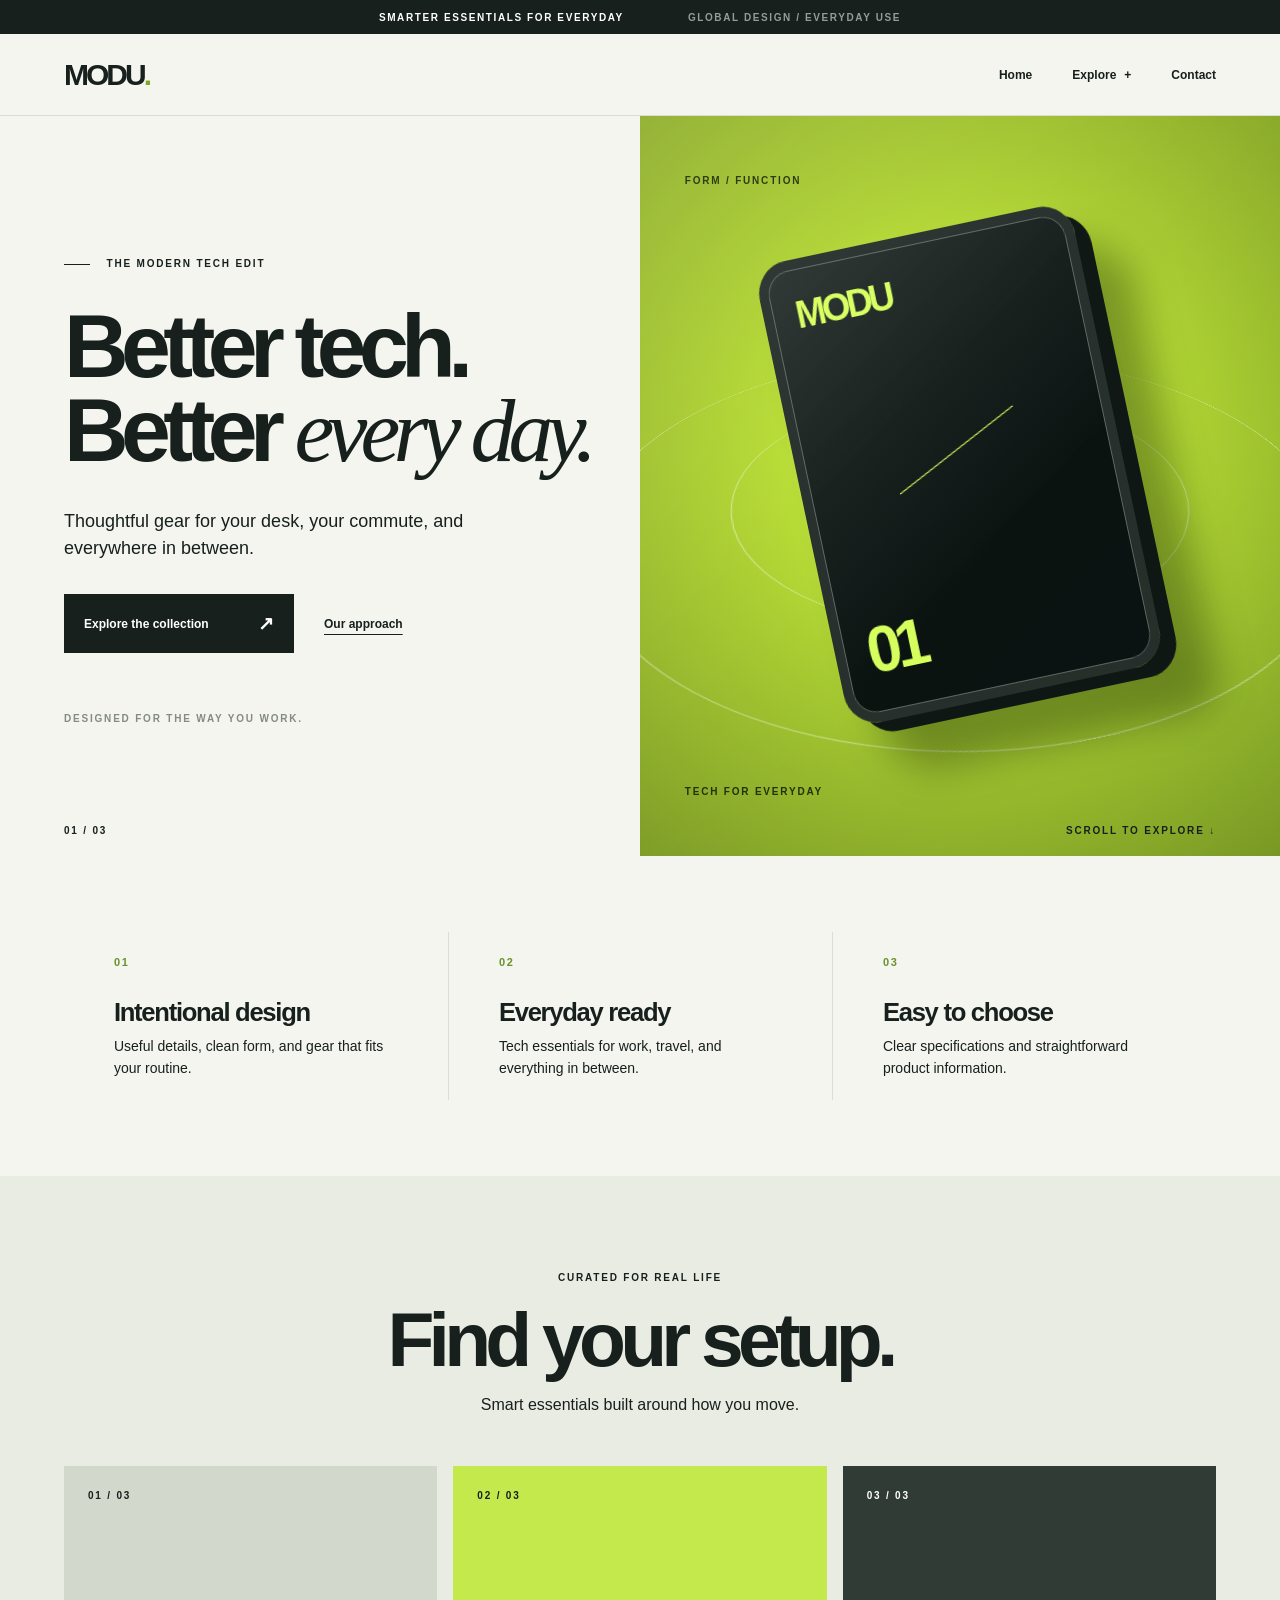
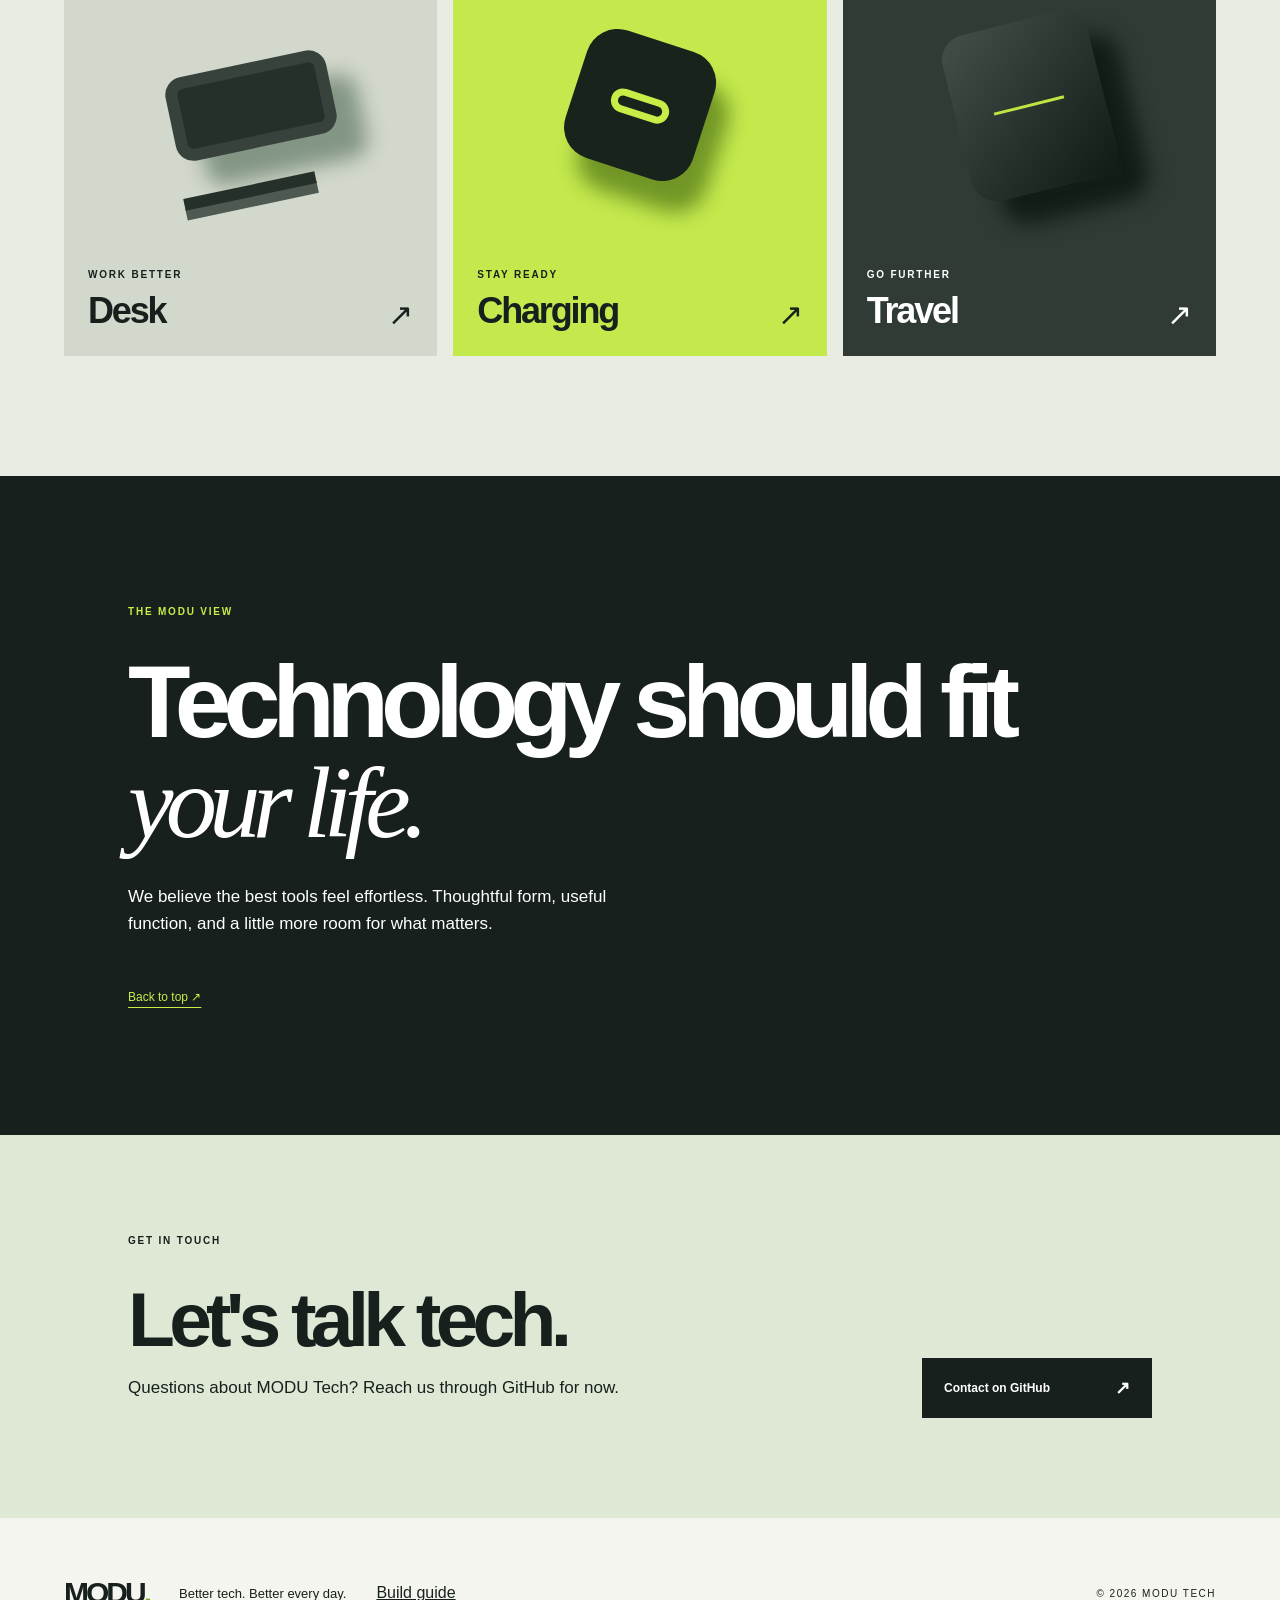
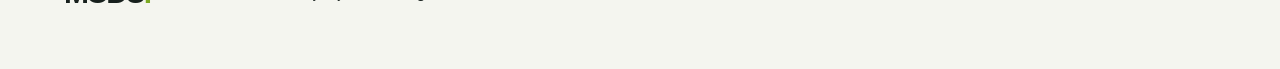
<file: docs/index.html>
<!doctype html>
<html lang="en">
<head>
  <meta charset="utf-8">
  <meta name="viewport" content="width=device-width,initial-scale=1">
  <meta name="theme-color" content="#f4f5ef">
  <meta name="description" content="MODU Tech. Thoughtful gear for your desk, your commute, and everywhere in between.">
  <title>MODU Tech | Better tech. Better every day.</title>
  <link rel="stylesheet" href="style.css?v=4">
  <link rel="stylesheet" href="motion.css?v=5">
  <script src="motion.js?v=5" defer></script>
</head>
<body>
  <a class="skip" href="#main">Skip to content</a>
  <div class="announcement">SMARTER ESSENTIALS FOR EVERYDAY <span>GLOBAL DESIGN / EVERYDAY USE</span></div>
  <header class="site-header">
    <a class="logo" href="index.html" target="_blank" rel="noopener noreferrer" aria-label="MODU Tech home">MODU<span>.</span></a>
    <nav class="desktop-nav" aria-label="Main navigation">
      <a href="index.html" target="_blank" rel="noopener noreferrer">Home</a>
      <details class="nav-dropdown"><summary>Explore</summary><div class="nav-dropdown__menu"><a href="index.html#desk" target="_blank" rel="noopener noreferrer">Desk</a><a href="index.html#charging" target="_blank" rel="noopener noreferrer">Charging</a><a href="index.html#travel" target="_blank" rel="noopener noreferrer">Travel</a></div></details>
      <a href="index.html#contact" target="_blank" rel="noopener noreferrer">Contact</a>
    </nav>
    <button class="menu-toggle" type="button" aria-label="Open menu" aria-expanded="false" aria-controls="mobile-nav"><span></span><span></span></button>
  </header>
  <nav class="mobile-nav" id="mobile-nav" aria-label="Mobile navigation" data-native-scroll hidden>
    <a href="index.html" target="_blank" rel="noopener noreferrer">Home</a>
    <details class="mobile-explore"><summary>Explore</summary><div><a href="index.html#desk" target="_blank" rel="noopener noreferrer">Desk</a><a href="index.html#charging" target="_blank" rel="noopener noreferrer">Charging</a><a href="index.html#travel" target="_blank" rel="noopener noreferrer">Travel</a></div></details>
    <a href="index.html#contact" target="_blank" rel="noopener noreferrer">Contact</a>
  </nav>
  <main id="main">
    <section class="hero" id="top" aria-labelledby="hero-title">
      <div class="hero-copy reveal"><p class="eyebrow"><span class="eyebrow-line"></span> THE MODERN TECH EDIT</p><h1 id="hero-title">Better tech.<br>Better <em>every day.</em></h1><p class="hero-description">Thoughtful gear for your desk, your commute, and everywhere in between.</p><div class="hero-actions"><a class="button" href="index.html#collection" target="_blank" rel="noopener noreferrer">Explore the collection <span aria-hidden="true">↗</span></a><a class="text-link" href="index.html#approach" target="_blank" rel="noopener noreferrer">Our approach</a></div><p class="hero-footnote">DESIGNED FOR THE WAY YOU WORK.</p></div>
      <div class="hero-visual" aria-hidden="true"><div class="orbit orbit-outer"></div><div class="orbit orbit-inner"></div><div class="parallax-layer parallax" data-speed="0.18"><div class="device"><div class="device-screen"><span>MODU</span><i></i><b>01</b></div></div></div><span class="visual-label top">FORM / FUNCTION</span><span class="visual-label bottom">TECH FOR EVERYDAY</span></div>
      <div class="hero-index"><span>01 / 03</span><span>SCROLL TO EXPLORE ↓</span></div>
    </section>
    <section class="benefits" id="approach" aria-label="Our approach"><article class="reveal"><span>01</span><h2>Intentional design</h2><p>Useful details, clean form, and gear that fits your routine.</p></article><article class="reveal"><span>02</span><h2>Everyday ready</h2><p>Tech essentials for work, travel, and everything in between.</p></article><article class="reveal"><span>03</span><h2>Easy to choose</h2><p>Clear specifications and straightforward product information.</p></article></section>
    <section class="collection" id="collection"><div class="section-heading reveal"><p class="eyebrow">CURATED FOR REAL LIFE</p><h2>Find your setup.</h2><p>Smart essentials built around how you move.</p></div><div class="category-grid"><article class="category category-desk reveal" id="desk"><span class="category-number">01 / 03</span><div class="category-art desk-art"><i></i><b></b></div><div class="category-bottom"><span><small>WORK BETTER</small><strong>Desk</strong></span><span class="arrow">↗</span></div></article><article class="category category-charge reveal" id="charging"><span class="category-number">02 / 03</span><div class="category-art charge-art"><i></i><b></b></div><div class="category-bottom"><span><small>STAY READY</small><strong>Charging</strong></span><span class="arrow">↗</span></div></article><article class="category category-travel reveal" id="travel"><span class="category-number">03 / 03</span><div class="category-art travel-art"><i></i><b></b></div><div class="category-bottom"><span><small>GO FURTHER</small><strong>Travel</strong></span><span class="arrow">↗</span></div></article></div></section>
    <section class="manifesto" id="journal"><p class="eyebrow reveal">THE MODU VIEW</p><h2 class="reveal">Technology should fit <em>your life.</em></h2><p class="reveal">We believe the best tools feel effortless. Thoughtful form, useful function, and a little more room for what matters.</p><a href="index.html#top" target="_blank" rel="noopener noreferrer" class="manifesto-link">Back to top ↗</a></section>
    <section class="contact" id="contact" aria-labelledby="contact-title"><div class="contact__copy reveal"><p class="eyebrow">GET IN TOUCH</p><h2 id="contact-title">Let's talk tech.</h2><p>Questions about MODU Tech? Reach us through GitHub for now.</p></div><a class="contact__button reveal" href="https://github.com/calina-miguel" target="_blank" rel="noopener noreferrer">Contact on GitHub <span aria-hidden="true">↗</span></a></section>
  </main>
  <footer><a class="footer-logo" href="index.html" target="_blank" rel="noopener noreferrer">MODU<span>.</span></a><p>Better tech. Better every day.</p><a class="guide-link" href="guide/" target="_blank" rel="noopener noreferrer">Build guide</a><span>© <span id="year"></span> MODU TECH</span></footer>
</body>
</html>
</file>
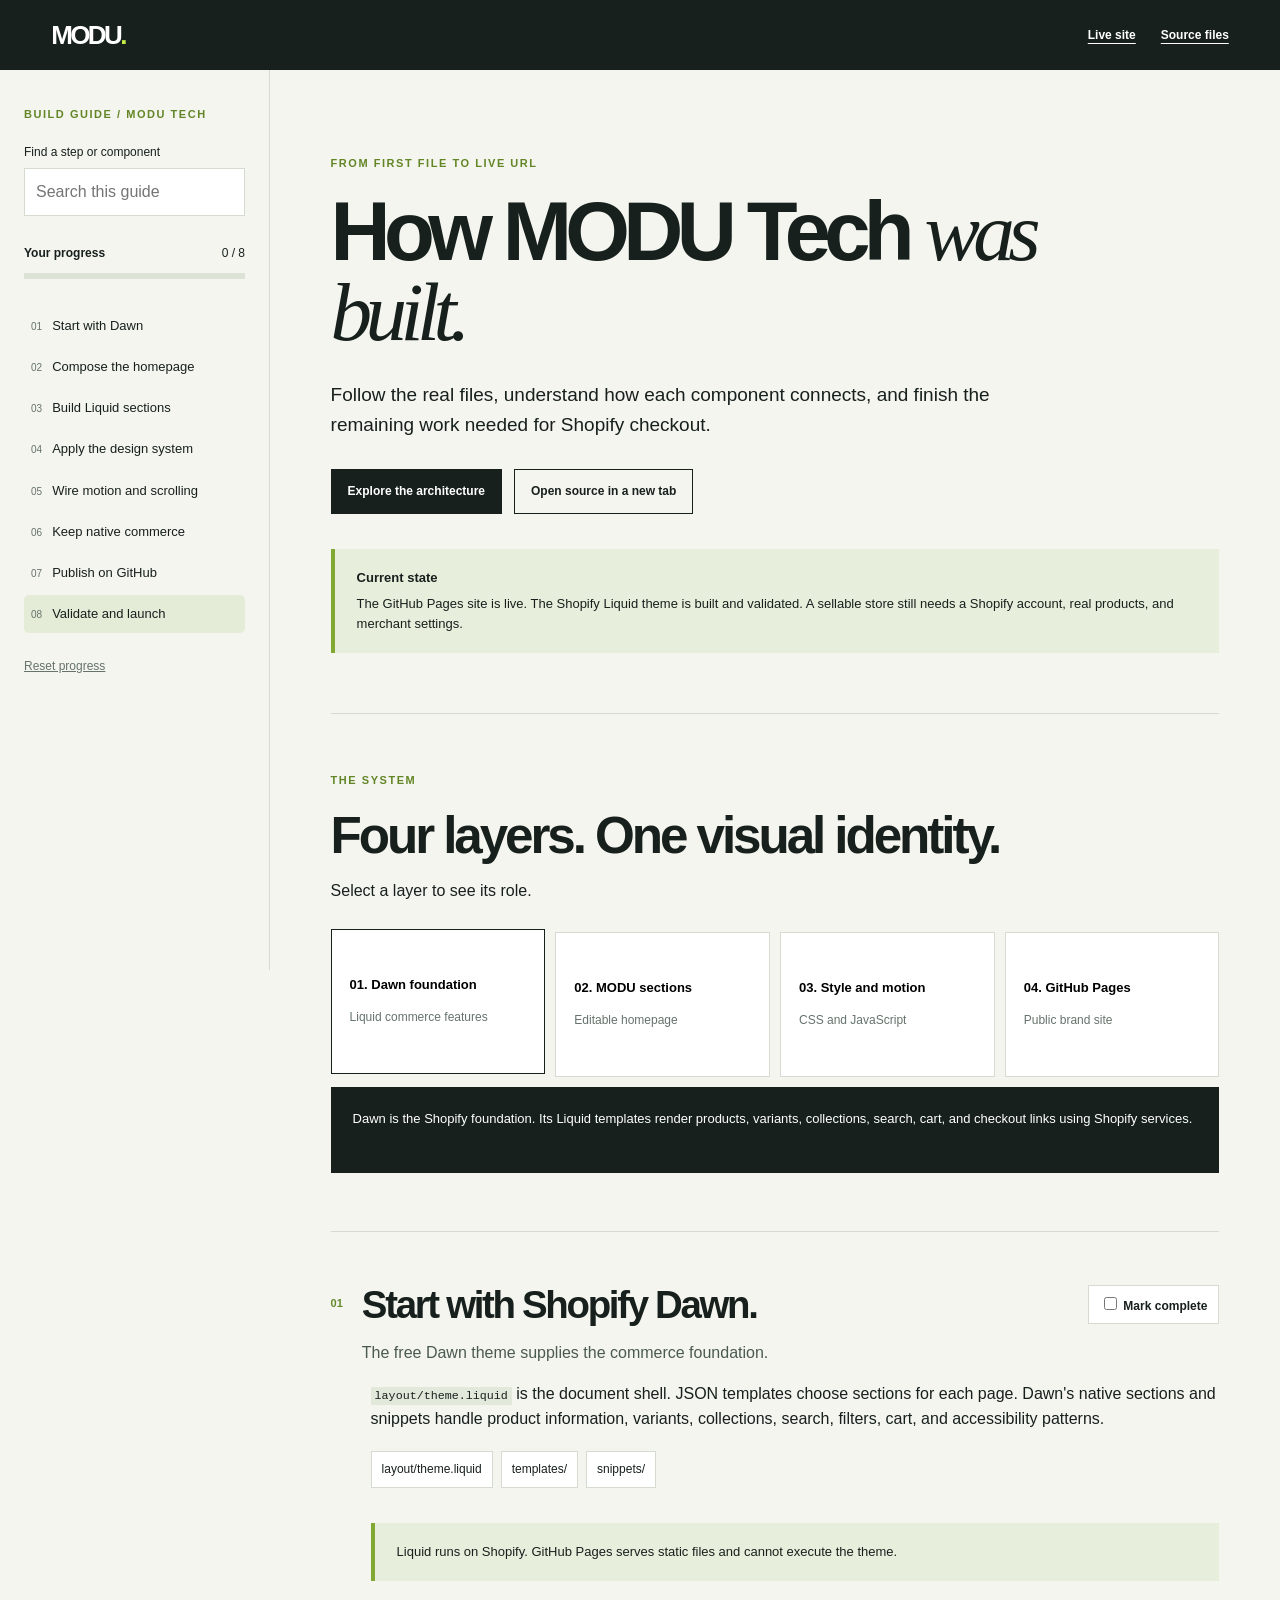
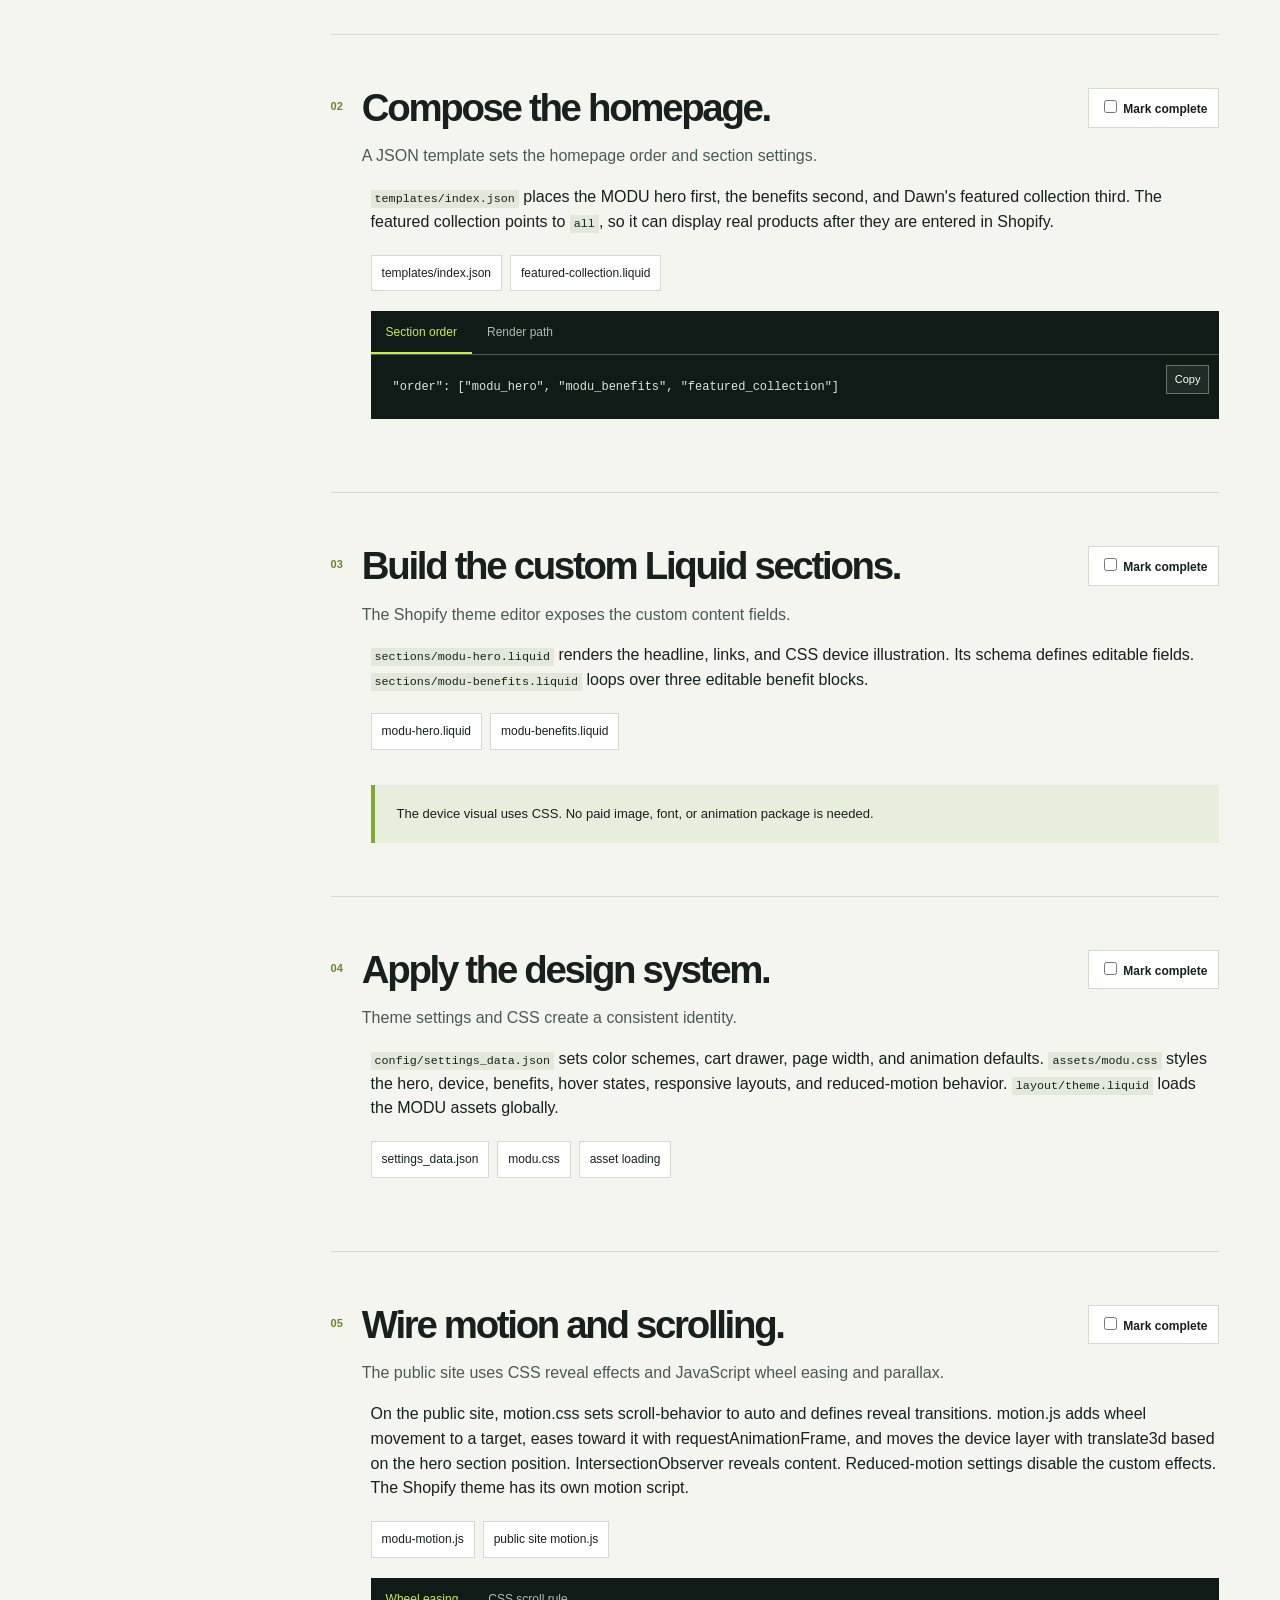
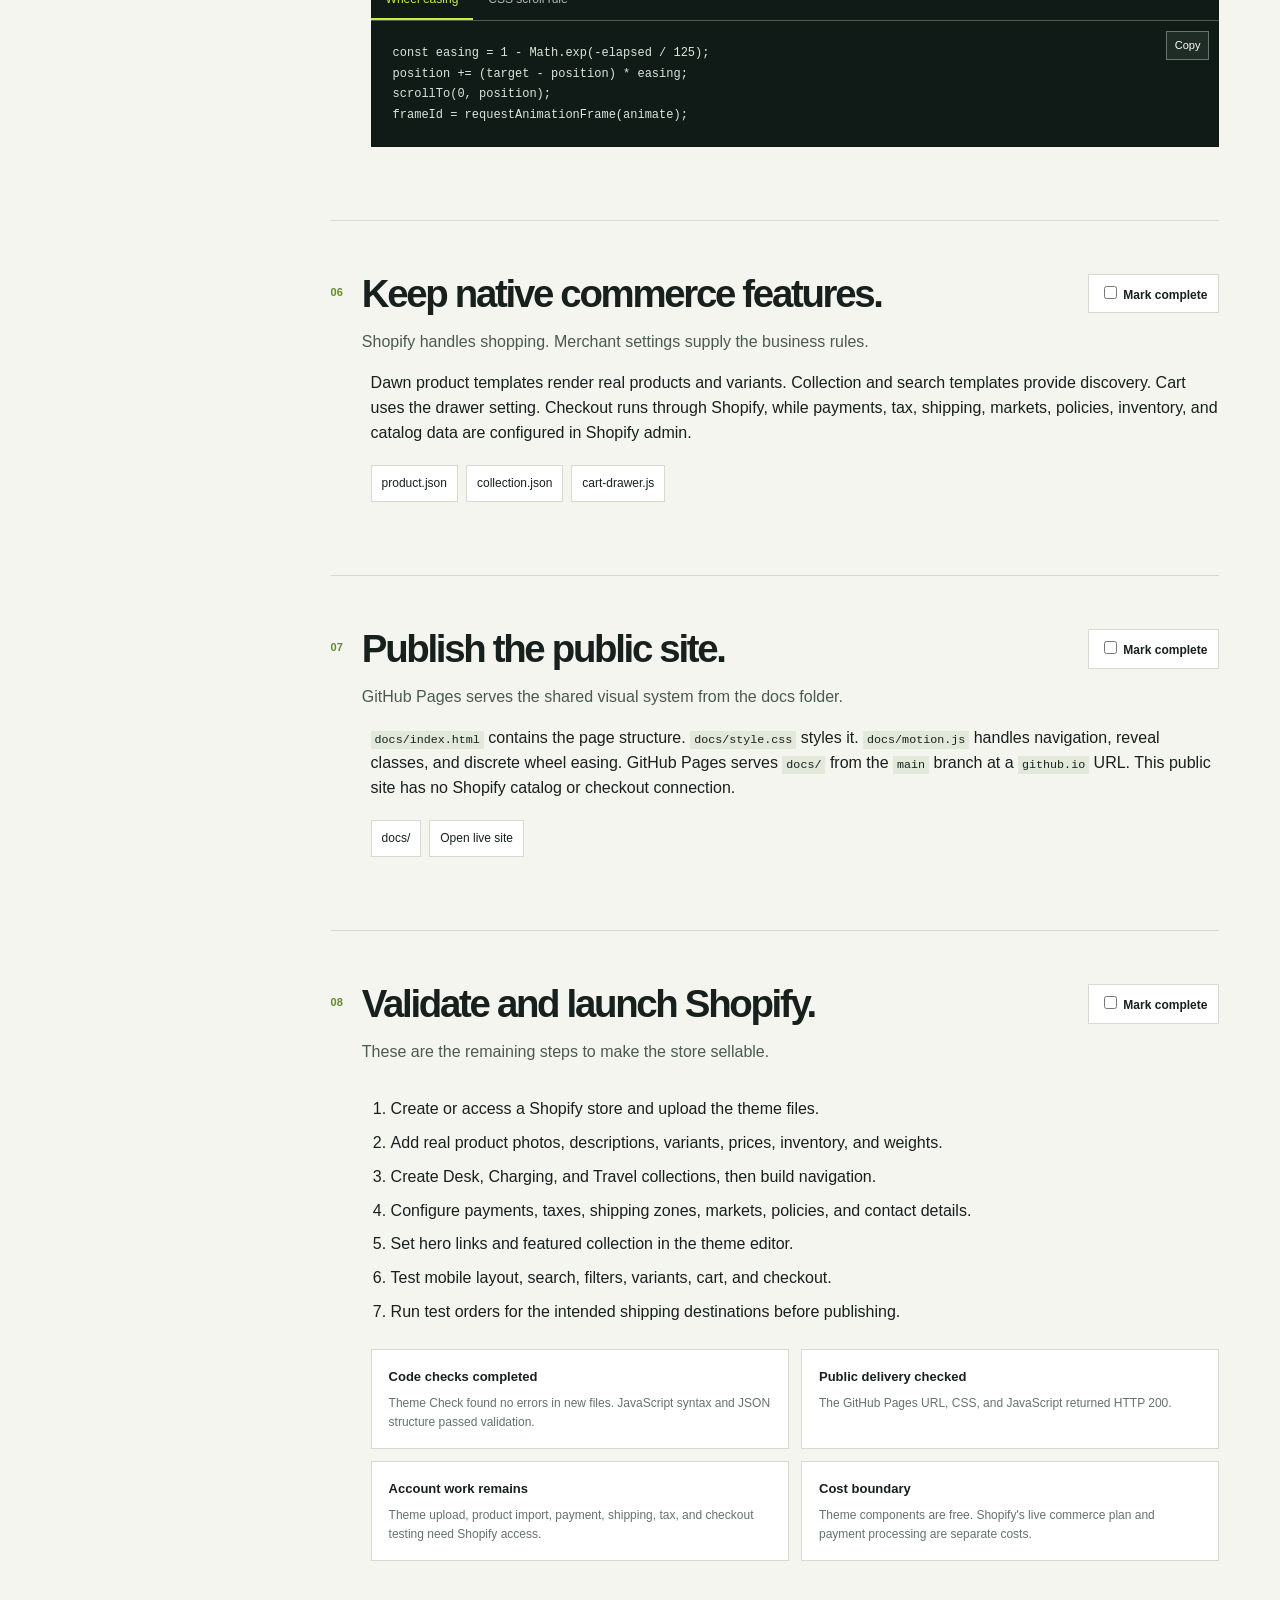
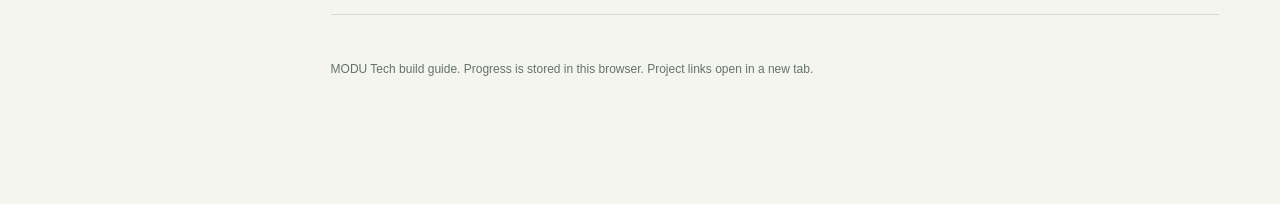
<file: docs/guide/index.html>
<!doctype html>
<html lang="en">
<head>
<meta charset="utf-8">
<meta name="viewport" content="width=device-width,initial-scale=1">
<meta name="theme-color" content="#f4f5ef">
<title>MODU Tech | Build guide</title>
<meta name="description" content="Interactive guide to the MODU Tech Shopify theme and public site.">
<link rel="stylesheet" href="guide.css">
<script src="guide.js" defer></script>
</head>
<body>
<a class="skip" href="#main">Skip to guide</a>
<header class="topbar"><a class="brand" href="../index.html" target="_blank" rel="noopener noreferrer">MODU<span>.</span></a><nav><a href="../index.html" target="_blank" rel="noopener noreferrer">Live site</a><a href="https://github.com/calina-miguel/modu-tech-store" target="_blank" rel="noopener noreferrer">Source files</a></nav></header>
<div class="layout">
<aside class="sidebar">
<p class="eyebrow">BUILD GUIDE / MODU TECH</p>
<label for="search">Find a step or component</label><input id="search" type="search" placeholder="Search this guide">
<div class="progress"><div><strong>Your progress</strong><span id="count">0 / 8</span></div><div class="track" role="progressbar" aria-label="Completed steps" aria-valuemin="0" aria-valuemax="8" aria-valuenow="0"><div id="fill"></div></div></div>
<nav id="step-nav" aria-label="Guide steps"></nav>
<button id="reset" type="button">Reset progress</button>
</aside>
<main id="main">
<section class="intro"><p class="eyebrow">FROM FIRST FILE TO LIVE URL</p><h1>How MODU Tech <em>was built.</em></h1><p>Follow the real files, understand how each component connects, and finish the remaining work needed for Shopify checkout.</p><div class="actions"><a class="button" href="#architecture">Explore the architecture</a><a class="button secondary" href="https://github.com/calina-miguel/modu-tech-store" target="_blank" rel="noopener noreferrer">Open source in a new tab</a></div><div class="notice"><strong>Current state</strong>The GitHub Pages site is live. The Shopify Liquid theme is built and validated. A sellable store still needs a Shopify account, real products, and merchant settings.</div></section>
<section class="architecture" id="architecture"><p class="eyebrow">THE SYSTEM</p><h2>Four layers. One visual identity.</h2><p>Select a layer to see its role.</p><div id="layers" class="layers"><button class="selected" data-layer="0" type="button"><b>01. Dawn foundation</b><span>Liquid commerce features</span></button><button data-layer="1" type="button"><b>02. MODU sections</b><span>Editable homepage</span></button><button data-layer="2" type="button"><b>03. Style and motion</b><span>CSS and JavaScript</span></button><button data-layer="3" type="button"><b>04. GitHub Pages</b><span>Public brand site</span></button></div><div id="layer-detail" class="layer-detail" aria-live="polite"></div></section>
<div id="steps">
<section class="step" id="step-1" data-title="Start with Dawn"><div class="step-top"><span>01</span><div><h2>Start with Shopify Dawn.</h2><p>The free Dawn theme supplies the commerce foundation.</p></div><label><input type="checkbox" data-step="1"> Mark complete</label></div><div class="step-body"><p><code>layout/theme.liquid</code> is the document shell. JSON templates choose sections for each page. Dawn's native sections and snippets handle product information, variants, collections, search, filters, cart, and accessibility patterns.</p><div class="files"><a target="_blank" rel="noopener noreferrer" href="https://github.com/calina-miguel/modu-tech-store/blob/main/layout/theme.liquid">layout/theme.liquid</a><a target="_blank" rel="noopener noreferrer" href="https://github.com/calina-miguel/modu-tech-store/tree/main/templates">templates/</a><a target="_blank" rel="noopener noreferrer" href="https://github.com/calina-miguel/modu-tech-store/tree/main/snippets">snippets/</a></div><div class="note">Liquid runs on Shopify. GitHub Pages serves static files and cannot execute the theme.</div></div></section>
<section class="step" id="step-2" data-title="Compose the homepage"><div class="step-top"><span>02</span><div><h2>Compose the homepage.</h2><p>A JSON template sets the homepage order and section settings.</p></div><label><input type="checkbox" data-step="2"> Mark complete</label></div><div class="step-body"><p><code>templates/index.json</code> places the MODU hero first, the benefits second, and Dawn's featured collection third. The featured collection points to <code>all</code>, so it can display real products after they are entered in Shopify.</p><div class="files"><a target="_blank" rel="noopener noreferrer" href="https://github.com/calina-miguel/modu-tech-store/blob/main/templates/index.json">templates/index.json</a><a target="_blank" rel="noopener noreferrer" href="https://github.com/calina-miguel/modu-tech-store/blob/main/sections/featured-collection.liquid">featured-collection.liquid</a></div><div class="codebox"><div class="tabs"><button class="selected" data-tab="order" type="button">Section order</button><button data-tab="path" type="button">Render path</button></div><div class="panel selected" id="order"><button class="copy" type="button">Copy</button><pre>"order": ["modu_hero", "modu_benefits", "featured_collection"]</pre></div><div class="panel" id="path"><button class="copy" type="button">Copy</button><pre>URL / -> templates/index.json -> each listed section's Liquid file</pre></div></div></div></section>
<section class="step" id="step-3" data-title="Build Liquid sections"><div class="step-top"><span>03</span><div><h2>Build the custom Liquid sections.</h2><p>The Shopify theme editor exposes the custom content fields.</p></div><label><input type="checkbox" data-step="3"> Mark complete</label></div><div class="step-body"><p><code>sections/modu-hero.liquid</code> renders the headline, links, and CSS device illustration. Its schema defines editable fields. <code>sections/modu-benefits.liquid</code> loops over three editable benefit blocks.</p><div class="files"><a target="_blank" rel="noopener noreferrer" href="https://github.com/calina-miguel/modu-tech-store/blob/main/sections/modu-hero.liquid">modu-hero.liquid</a><a target="_blank" rel="noopener noreferrer" href="https://github.com/calina-miguel/modu-tech-store/blob/main/sections/modu-benefits.liquid">modu-benefits.liquid</a></div><div class="note">The device visual uses CSS. No paid image, font, or animation package is needed.</div></div></section>
<section class="step" id="step-4" data-title="Apply the design system"><div class="step-top"><span>04</span><div><h2>Apply the design system.</h2><p>Theme settings and CSS create a consistent identity.</p></div><label><input type="checkbox" data-step="4"> Mark complete</label></div><div class="step-body"><p><code>config/settings_data.json</code> sets color schemes, cart drawer, page width, and animation defaults. <code>assets/modu.css</code> styles the hero, device, benefits, hover states, responsive layouts, and reduced-motion behavior. <code>layout/theme.liquid</code> loads the MODU assets globally.</p><div class="files"><a target="_blank" rel="noopener noreferrer" href="https://github.com/calina-miguel/modu-tech-store/blob/main/config/settings_data.json">settings_data.json</a><a target="_blank" rel="noopener noreferrer" href="https://github.com/calina-miguel/modu-tech-store/blob/main/assets/modu.css">modu.css</a><a target="_blank" rel="noopener noreferrer" href="https://github.com/calina-miguel/modu-tech-store/blob/main/layout/theme.liquid#L322-L323">asset loading</a></div></div></section>
<section class="step" id="step-5" data-title="Wire motion and scrolling"><div class="step-top"><span>05</span><div><h2>Wire motion and scrolling.</h2><p>The public site uses CSS reveal effects and JavaScript wheel easing and parallax.</p></div><label><input type="checkbox" data-step="5"> Mark complete</label></div><div class="step-body"><p>On the public site, motion.css sets scroll-behavior to auto and defines reveal transitions. motion.js adds wheel movement to a target, eases toward it with requestAnimationFrame, and moves the device layer with translate3d based on the hero section position. IntersectionObserver reveals content. Reduced-motion settings disable the custom effects. The Shopify theme has its own motion script.</p><div class="files"><a target="_blank" rel="noopener noreferrer" href="https://github.com/calina-miguel/modu-tech-store/blob/main/assets/modu-motion.js">modu-motion.js</a><a target="_blank" rel="noopener noreferrer" href="https://github.com/calina-miguel/modu-tech-store/blob/main/docs/motion.js">public site motion.js</a></div><div class="codebox"><div class="tabs"><button class="selected" data-tab="easing" type="button">Wheel easing</button><button data-tab="guards" type="button">CSS scroll rule</button></div><div class="panel selected" id="easing"><button class="copy" type="button">Copy</button><pre>const easing = 1 - Math.exp(-elapsed / 125);
position += (target - position) * easing;
scrollTo(0, position);
frameId = requestAnimationFrame(animate);</pre></div><div class="panel" id="guards"><button class="copy" type="button">Copy</button><pre>html { scroll-behavior: auto; }</pre></div></div></div></section>
<section class="step" id="step-6" data-title="Keep native commerce"><div class="step-top"><span>06</span><div><h2>Keep native commerce features.</h2><p>Shopify handles shopping. Merchant settings supply the business rules.</p></div><label><input type="checkbox" data-step="6"> Mark complete</label></div><div class="step-body"><p>Dawn product templates render real products and variants. Collection and search templates provide discovery. Cart uses the drawer setting. Checkout runs through Shopify, while payments, tax, shipping, markets, policies, inventory, and catalog data are configured in Shopify admin.</p><div class="files"><a target="_blank" rel="noopener noreferrer" href="https://github.com/calina-miguel/modu-tech-store/blob/main/templates/product.json">product.json</a><a target="_blank" rel="noopener noreferrer" href="https://github.com/calina-miguel/modu-tech-store/blob/main/templates/collection.json">collection.json</a><a target="_blank" rel="noopener noreferrer" href="https://github.com/calina-miguel/modu-tech-store/blob/main/assets/cart-drawer.js">cart-drawer.js</a></div></div></section>
<section class="step" id="step-7" data-title="Publish on GitHub"><div class="step-top"><span>07</span><div><h2>Publish the public site.</h2><p>GitHub Pages serves the shared visual system from the docs folder.</p></div><label><input type="checkbox" data-step="7"> Mark complete</label></div><div class="step-body"><p><code>docs/index.html</code> contains the page structure. <code>docs/style.css</code> styles it. <code>docs/motion.js</code> handles navigation, reveal classes, and discrete wheel easing. GitHub Pages serves <code>docs/</code> from the <code>main</code> branch at a <code>github.io</code> URL. This public site has no Shopify catalog or checkout connection.</p><div class="files"><a target="_blank" rel="noopener noreferrer" href="https://github.com/calina-miguel/modu-tech-store/tree/main/docs">docs/</a><a target="_blank" rel="noopener noreferrer" href="../index.html">Open live site</a></div></div></section>
<section class="step" id="step-8" data-title="Validate and launch"><div class="step-top"><span>08</span><div><h2>Validate and launch Shopify.</h2><p>These are the remaining steps to make the store sellable.</p></div><label><input type="checkbox" data-step="8"> Mark complete</label></div><div class="step-body"><ol><li>Create or access a Shopify store and upload the theme files.</li><li>Add real product photos, descriptions, variants, prices, inventory, and weights.</li><li>Create Desk, Charging, and Travel collections, then build navigation.</li><li>Configure payments, taxes, shipping zones, markets, policies, and contact details.</li><li>Set hero links and featured collection in the theme editor.</li><li>Test mobile layout, search, filters, variants, cart, and checkout.</li><li>Run test orders for the intended shipping destinations before publishing.</li></ol><div class="testgrid"><article><b>Code checks completed</b><p>Theme Check found no errors in new files. JavaScript syntax and JSON structure passed validation.</p></article><article><b>Public delivery checked</b><p>The GitHub Pages URL, CSS, and JavaScript returned HTTP 200.</p></article><article><b>Account work remains</b><p>Theme upload, product import, payment, shipping, tax, and checkout testing need Shopify access.</p></article><article><b>Cost boundary</b><p>Theme components are free. Shopify's live commerce plan and payment processing are separate costs.</p></article></div></div></section>
</div>
<footer>MODU Tech build guide. Progress is stored in this browser. Project links open in a new tab.</footer>
</main></div></body></html>
</file>
<file: docs/style.css>
:root{--ink:#17201d;--lime:#c6ee46;--paper:#f4f5ef;--line:#d9ded4}*{box-sizing:border-box}html{scroll-behavior:auto;scroll-padding-top:82px}body{margin:0;background:var(--paper);color:var(--ink);font-family:Arial,Helvetica,sans-serif}a{color:inherit}button{font:inherit}.skip{position:absolute;top:-100px;left:16px;z-index:100;background:white;padding:12px}.skip:focus{top:12px}.announcement{height:34px;background:var(--ink);color:white;display:flex;align-items:center;justify-content:center;gap:5vw;font-size:10px;letter-spacing:.16em;font-weight:700}.announcement span{opacity:.55}.site-header{height:82px;display:flex;align-items:center;justify-content:space-between;padding:0 5%;position:sticky;top:0;background:rgba(244,245,239,.96);backdrop-filter:blur(18px);border-bottom:1px solid var(--line);z-index:20}.logo,.footer-logo{text-decoration:none;font-size:30px;font-weight:900;letter-spacing:-.1em}.logo span,.footer-logo span{color:#7caa23}.desktop-nav{display:flex;gap:40px}.desktop-nav a,.header-link{font-size:12px;font-weight:700;text-decoration:none}.desktop-nav a:hover,.header-link:hover{text-decoration:underline;text-underline-offset:6px}.header-link span{font-size:18px;margin-left:20px}.menu-toggle{display:none;border:0;background:none;width:36px;padding:8px;cursor:pointer}.menu-toggle span{display:block;height:2px;background:var(--ink);margin:6px 0}.mobile-nav{position:fixed;top:82px;left:0;right:0;background:var(--paper);padding:28px 5%;z-index:19;border-bottom:1px solid var(--line)}.mobile-nav:not([hidden]){display:flex;flex-direction:column;gap:20px}.mobile-nav a{text-decoration:none;font-size:22px;font-weight:700}.hero{min-height:740px;display:grid;grid-template-columns:1fr 1fr;position:relative;overflow:hidden}.hero-copy{padding:clamp(60px,8vw,140px) 5vw 92px 10%;display:flex;flex-direction:column;justify-content:center;z-index:2}.eyebrow,.visual-label,.hero-index,.hero-footnote,.category-number,.category-bottom small{font-size:10px;letter-spacing:.18em;font-weight:800}.eyebrow{margin:0 0 35px}.eyebrow-line{display:inline-block;width:26px;height:1px;background:currentColor;vertical-align:middle;margin-right:12px}.hero h1{font-size:clamp(56px,7vw,120px);line-height:.94;letter-spacing:-.085em;margin:0 0 35px;white-space:nowrap}.hero h1 em,.manifesto h2 em{font-family:Georgia,serif;font-weight:400;letter-spacing:-.075em}.hero-description{font-size:18px;line-height:1.5;max-width:430px;margin:0 0 32px}.hero-actions{display:flex;align-items:center;gap:30px;flex-wrap:wrap}.button{min-width:230px;display:inline-flex;justify-content:space-between;align-items:center;padding:18px 20px;background:var(--ink);color:white;text-decoration:none;font-size:12px;font-weight:700;transition:transform .35s cubic-bezier(.2,.8,.2,1),background .3s,color .3s}.button:hover{transform:translateY(-4px);background:var(--lime);color:var(--ink)}.button span{font-size:19px}.text-link{font-size:12px;font-weight:700;text-underline-offset:6px}.hero-footnote{margin:60px 0 0;opacity:.5}.hero-visual{background:radial-gradient(circle at 50% 44%,#d5fc61 0,#b7dc36 34%,#809e29 100%);position:relative;display:grid;place-items:center;overflow:hidden;perspective:900px}.orbit{position:absolute;border:1px solid rgba(255,255,255,.5);border-radius:50%;aspect-ratio:1;transform:rotateX(60deg) rotate(-15deg)}.orbit-outer{width:110%}.orbit-inner{width:70%}.device{width:min(53%,380px);aspect-ratio:.72;transform:rotate(-12deg) rotateY(-18deg);filter:drop-shadow(34px 44px 20px rgba(25,45,5,.38));animation:float 6s ease-in-out infinite}.device-screen{height:100%;border-radius:34px;border:10px solid #29312e;box-shadow:inset 0 0 0 1px #5e6c65,15px 12px 0 #101816;background:linear-gradient(145deg,#2b3330,#0b1412 65%);color:#d7ff5f;display:flex;flex-direction:column;justify-content:space-between;padding:24px}.device-screen span{font-size:clamp(28px,3vw,50px);font-weight:900;letter-spacing:-.1em}.device-screen b{font-size:65px;letter-spacing:-.1em}.device-screen i{display:block;width:55%;height:1px;background:currentColor;transform:rotate(-25deg);align-self:center}.visual-label{position:absolute;left:7%;color:#24330d}.visual-label.top{top:8%}.visual-label.bottom{bottom:8%}.hero-index{position:absolute;left:5%;right:5%;bottom:20px;display:flex;justify-content:space-between;z-index:3}.benefits{padding:76px 5%;display:grid;grid-template-columns:repeat(3,1fr)}.benefits article{border-left:1px solid var(--line);padding:20px 13%}.benefits article:first-child{border:0}.benefits article>span{font-size:11px;letter-spacing:.15em;color:#6d902c;font-weight:800}.benefits h2{font-size:clamp(20px,2vw,30px);letter-spacing:-.05em;margin:28px 0 8px}.benefits p{font-size:14px;line-height:1.6;max-width:280px;margin:0}.collection{padding:96px 5% 120px;background:#e9ece3}.section-heading{text-align:center;margin-bottom:52px}.section-heading .eyebrow{margin-bottom:18px}.section-heading h2{font-size:clamp(46px,6vw,88px);line-height:1;letter-spacing:-.075em;margin:0 0 18px}.section-heading>p:last-child{font-size:16px}.category-grid{display:grid;grid-template-columns:repeat(3,1fr);gap:16px}.category{min-height:490px;position:relative;overflow:hidden;text-decoration:none;display:flex;flex-direction:column;justify-content:space-between;padding:24px;transition:transform .4s cubic-bezier(.2,.8,.2,1)}.category:hover{transform:translateY(-8px)}.category-desk{background:#d2d8cb}.category-charge{background:#c4e94d}.category-travel{background:#303b35;color:white}.category-art{position:absolute;inset:18% 10% 20%;display:grid;place-items:center}.desk-art i{width:55%;height:28%;background:#25302a;border:12px solid #38423c;border-radius:18px;transform:rotate(-12deg);box-shadow:25px 30px 20px #839684}.desk-art b{position:absolute;width:45%;height:12px;background:#25302a;bottom:20%;transform:rotate(-12deg);box-shadow:0 10px 0 #4d5951}.charge-art i{width:45%;aspect-ratio:1;background:#18231b;border-radius:24%;transform:rotate(18deg);box-shadow:22px 26px 20px #719626}.charge-art b{position:absolute;width:20%;height:8%;border:7px solid #c6ee46;border-radius:12px;transform:rotate(18deg)}.travel-art i{width:50%;height:56%;border-radius:25px;background:linear-gradient(140deg,#454f49,#111b15);transform:rotate(-14deg);box-shadow:25px 30px 20px #121d17}.travel-art b{position:absolute;width:24%;height:3px;background:#bde643;transform:rotate(-14deg)}.category-number,.category-bottom{z-index:1}.category-bottom{display:flex;align-items:end;justify-content:space-between}.category-bottom span:first-child{display:flex;flex-direction:column;gap:10px}.category-bottom strong{font-size:36px;letter-spacing:-.06em}.arrow{font-size:30px}.manifesto{background:var(--ink);color:white;padding:130px 10%;min-height:550px}.manifesto .eyebrow{color:var(--lime)}.manifesto h2{font-size:clamp(50px,8vw,110px);line-height:.98;letter-spacing:-.08em;max-width:1100px;margin:0 0 30px}.manifesto>p:not(.eyebrow){font-size:17px;line-height:1.6;max-width:520px}.manifesto-link{display:inline-block;color:var(--lime);font-size:12px;margin-top:35px;text-underline-offset:6px}footer{padding:55px 5%;display:flex;align-items:center;gap:30px}footer p{font-size:13px}footer>span{font-size:10px;letter-spacing:.15em;margin-left:auto}.reveal{opacity:0;transform:translateY(28px);transition:opacity .8s ease,transform .8s cubic-bezier(.2,.8,.2,1)}.reveal.is-visible{opacity:1;transform:none}@keyframes float{50%{transform:translateY(-16px) rotate(-10deg) rotateY(-18deg)}}@media(max-width:900px){.hero{grid-template-columns:1fr}.hero-copy{padding:70px 6%}.hero h1{font-size:clamp(58px,11vw,95px)}.hero-visual{min-height:520px}.device{width:260px}.hero-index{display:none}.benefits{padding:40px 6%}.benefits article{padding:18px 6%}.category{min-height:400px}}@media(max-width:650px){.announcement span,.desktop-nav,.header-link{display:none}.site-header{height:68px}.menu-toggle{display:block}.mobile-nav{top:68px}.hero-copy{padding:66px 6% 54px}.hero h1{font-size:clamp(52px,12vw,80px);white-space:normal}.hero-description{font-size:16px}.hero-visual{min-height:430px}.device{width:210px}.benefits,.category-grid{grid-template-columns:1fr}.benefits article,.benefits article:first-child{border:0;border-top:1px solid var(--line);padding:25px 0}.collection{padding:70px 6%}.category{min-height:390px}.manifesto{padding:90px 6%;min-height:0}footer{flex-wrap:wrap}footer>span{margin-left:0;width:100%}}@media(prefers-reduced-motion:reduce){.device{animation:none}.reveal{opacity:1;transform:none;transition:none}.button,.category{transition:none}}
/* Navigation and contact */
.desktop-nav{align-items:center;margin-left:auto}
.desktop-nav .nav-dropdown{position:relative}
.nav-dropdown summary{font-size:12px;font-weight:700;cursor:pointer;list-style:none}
.nav-dropdown summary::-webkit-details-marker,.mobile-explore summary::-webkit-details-marker{display:none}
.nav-dropdown summary::after,.mobile-explore summary::after{content:"+";margin-left:8px}
.nav-dropdown[open] summary::after,.mobile-explore[open] summary::after{content:"-"}
.nav-dropdown__menu{position:absolute;top:calc(100% + 29px);left:-20px;min-width:185px;background:var(--paper);border:1px solid var(--line);box-shadow:0 18px 35px rgba(23,32,29,.12);padding:12px;display:grid;gap:0;z-index:25}
.nav-dropdown__menu a{display:block;padding:10px 8px;white-space:nowrap}
.nav-dropdown__menu a:hover{background:#e5ebdd;text-decoration:none}
.mobile-explore summary{list-style:none;cursor:pointer;font-size:22px;font-weight:700}
.mobile-explore>div{display:grid;gap:18px;padding:18px 0 0 18px}
.mobile-explore a{font-size:17px}
.category{scroll-margin-top:100px}
.contact{scroll-margin-top:100px;padding:100px 10%;background:#dfe8d4;display:flex;justify-content:space-between;align-items:end;gap:30px}
.contact h2{font-size:clamp(48px,6vw,88px);letter-spacing:-.075em;line-height:1;margin:0 0 18px}
.contact p:last-child{font-size:17px;line-height:1.5;max-width:500px}
.contact__button{display:inline-flex;align-items:center;justify-content:space-between;gap:55px;min-width:230px;padding:19px 22px;background:var(--ink);color:white;text-decoration:none;font-size:12px;font-weight:700;white-space:nowrap}
.contact__button:hover{background:var(--lime);color:var(--ink)}
.contact__button span{font-size:18px}
@media(max-width:650px){.contact{padding:75px 6%;display:block}.contact__button{margin-top:24px}.mobile-nav{max-height:calc(100svh - 68px);overflow:auto}}
/* Lightweight motion layer */
:where(a,button,summary):focus-visible{outline:2px solid var(--ink);outline-offset:4px}
.hero-copy .eyebrow{animation:fade-up .85s .1s both}
.hero-copy h1{animation:fade-up 1s .18s both}
.hero-description{animation:fade-up .9s .32s both}
.hero-actions{animation:fade-up .9s .42s both}
.hero-visual::after{content:"";position:absolute;inset:0;pointer-events:none;background:linear-gradient(135deg,rgba(255,255,255,.22),transparent 42%,rgba(13,28,4,.14));mix-blend-mode:soft-light}
.hero-visual .orbit-outer{animation:orbit-turn 18s linear infinite}
.hero-visual .orbit-inner{animation:orbit-turn 14s linear infinite reverse}
.benefits article:nth-child(2){transition-delay:.09s}
.benefits article:nth-child(3){transition-delay:.18s}
.category-grid .category:nth-child(2){transition-delay:.08s}
.category-grid .category:nth-child(3){transition-delay:.16s}
.category-art{transition:transform .65s cubic-bezier(.18,.8,.2,1)}
.category:hover .category-art{transform:translateY(-12px) scale(1.045)}
.category .arrow{transition:transform .35s ease}
.category:hover .arrow{transform:translate(3px,-3px)}
.contact__button{transition:transform .3s ease,background .3s ease,color .3s ease}
.contact__button:hover{transform:translateY(-4px)}
@keyframes fade-up{from{opacity:0;transform:translateY(24px)}to{opacity:1;transform:translateY(0)}}
@keyframes orbit-turn{from{rotate:0deg}to{rotate:360deg}}
@media(prefers-reduced-motion:reduce){
  .hero-copy .eyebrow,.hero-copy h1,.hero-description,.hero-actions,.hero-visual .orbit,.hero-visual .visual-label,.hero-visual .device{animation:none!important}
  .category-art,.category .arrow,.contact__button{transition:none!important}
  .category:hover .category-art,.category:hover .arrow,.contact__button:hover{transform:none}
}

@media(prefers-reduced-motion:reduce){html{scroll-behavior:auto!important}}
</file>
<file: docs/motion.css>
html { scroll-behavior: auto; }

.parallax { will-change: transform; }
.parallax-layer { position: absolute; inset: 0; display: grid; place-items: center; pointer-events: none; }

.reveal {
  opacity: 0;
  transform: translateY(28px);
  transition: opacity 850ms ease, transform 850ms ease;
}

.reveal.is-visible { opacity: 1; transform: translateY(0); }

@media (prefers-reduced-motion: reduce) {
  .parallax { transform: none !important; will-change: auto; }
  .reveal { opacity: 1; transform: none; transition: none; }
}
</file>
<file: docs/guide/guide.css>
:root{--ink:#17201d;--paper:#f4f5ef;--lime:#c6ee46;--line:#d5dbd0;--muted:#65736c;--code:#101b17}*{box-sizing:border-box}html{scroll-behavior:smooth}body{margin:0;background:var(--paper);color:var(--ink);font-family:Arial,Helvetica,sans-serif;line-height:1.55}a{color:inherit;text-underline-offset:4px}button,input{font:inherit}.skip{position:absolute;top:-100px;left:12px;background:white;padding:10px;z-index:99}.skip:focus{top:12}.topbar{height:70px;background:var(--ink);color:white;display:flex;justify-content:space-between;align-items:center;padding:0 4%}.brand{font-size:26px;font-weight:900;letter-spacing:-.1em;text-decoration:none}.brand span{color:var(--lime)}.topbar nav{display:flex;gap:25px;font-size:12px;font-weight:700}.topbar a:hover{color:var(--lime)}.layout{display:grid;grid-template-columns:270px minmax(0,1fr)}.sidebar{position:sticky;top:0;height:100vh;overflow:auto;padding:36px 24px;border-right:1px solid var(--line)}.eyebrow{color:#628525;font-size:11px;letter-spacing:.14em;font-weight:800;margin:0 0 20px}.sidebar label{font-size:12px;display:block;margin-bottom:6px}.sidebar input[type=search]{width:100%;padding:11px;border:1px solid var(--line);background:white;outline:0}.sidebar input[type=search]:focus{border-color:var(--ink)}.progress{margin:28px 0}.progress>div:first-child{display:flex;justify-content:space-between;font-size:12px;margin-bottom:10px}.track{height:6px;background:#dce2d5}.track>div{height:100%;background:#6c9524;width:0;transition:width .3s}#step-nav{display:grid;gap:3px}#step-nav a{display:flex;gap:10px;padding:9px 7px;border-radius:5px;text-decoration:none;font-size:13px}#step-nav a:hover,#step-nav a.active{background:#e4ecd7}#step-nav a span{font-size:10px;color:var(--muted);padding-top:3px}#reset{border:0;background:none;padding:0;text-decoration:underline;color:var(--muted);font-size:12px;margin-top:24px;cursor:pointer}main{min-width:0;max-width:1240px;padding:0 6% 80px}.intro{padding:85px 0 60px;border-bottom:1px solid var(--line)}.intro h1{font-size:clamp(55px,6.5vw,100px);line-height:.95;letter-spacing:-.08em;max-width:800px;margin:0 0 28px}.intro h1 em{font-family:Georgia,serif;font-weight:400}.intro>p:not(.eyebrow){font-size:19px;max-width:700px}.actions{display:flex;gap:12px;flex-wrap:wrap;margin:30px 0 0}.button{display:inline-block;border:1px solid var(--ink);background:var(--ink);color:white;padding:12px 16px;text-decoration:none;font-size:12px;font-weight:700}.button.secondary{background:transparent;color:var(--ink)}.button:hover{background:var(--lime);color:var(--ink)}.notice,.note{background:#e8eedc;border-left:4px solid #80a832;padding:19px 22px;font-size:13px;margin-top:35px}.notice strong{display:block;margin-bottom:6px}.architecture{padding:58px 0;border-bottom:1px solid var(--line)}h2{font-size:clamp(34px,4vw,58px);line-height:1.05;letter-spacing:-.06em;margin:0 0 15px}.layers{display:grid;grid-template-columns:repeat(4,1fr);gap:10px;margin-top:28px}.layers button{min-height:145px;text-align:left;background:white;border:1px solid var(--line);padding:18px;cursor:pointer}.layers button:hover,.layers button.selected{border-color:var(--ink);transform:translateY(-3px)}.layers b,.layers span{display:block}.layers b{font-size:13px;margin-bottom:13px}.layers span{font-size:12px;color:var(--muted)}.layer-detail{padding:22px;background:var(--ink);color:white;font-size:13px;min-height:86px;margin-top:10px}.step{padding:53px 0;border-bottom:1px solid var(--line);scroll-margin-top:20px}.step-top{display:flex;gap:19px;align-items:start}.step-top>span{font-size:11px;color:#668a2a;font-weight:800;padding-top:10px}.step-top>div{flex:1}.step-top h2{font-size:clamp(30px,3vw,45px)}.step-top p{color:#4b5a51;max-width:650px}.step-top label{white-space:nowrap;background:white;border:1px solid var(--line);padding:8px 11px;font-size:12px;font-weight:700;cursor:pointer}.step-top input{accent-color:#668a2a}.step-body{margin-left:40px;max-width:850px}.step-body p{margin:0 0 16px}.step-body ol{padding-left:20px}.step-body li{margin:9px 0}.files{display:flex;gap:8px;flex-wrap:wrap;margin:20px 0}.files a{background:white;border:1px solid var(--line);text-decoration:none;font-size:12px;padding:8px 10px}.files a:hover{border-color:var(--ink)}code{background:#e2e8da;padding:2px 4px;font-size:.9em}.codebox{margin:20px 0;background:var(--code);color:#d9e6db}.tabs{display:flex;border-bottom:1px solid #4d5d52}.tabs button{border:0;background:none;color:#adbab1;padding:12px 15px;font-size:12px;cursor:pointer}.tabs button.selected{color:var(--lime);box-shadow:inset 0 -2px var(--lime)}.panel{display:none;position:relative;padding:22px;overflow:auto}.panel.selected{display:block}.panel pre{margin:0;font-size:12px;line-height:1.7;white-space:pre-wrap}.copy{position:absolute;right:10px;top:10px;background:#1e2c25;border:1px solid #65756b;color:white;padding:5px 8px;font-size:11px;cursor:pointer}.testgrid{display:grid;grid-template-columns:repeat(2,1fr);gap:12px;margin-top:24px}.testgrid article{background:white;border:1px solid var(--line);padding:17px}.testgrid b{display:block;font-size:13px;margin-bottom:7px}.testgrid p{font-size:12px;color:var(--muted);margin:0}footer{padding:45px 0;font-size:12px;color:var(--muted)}[hidden]{display:none!important}@media(max-width:970px){.layout{grid-template-columns:1fr}.sidebar{position:static;height:auto;border:0;border-bottom:1px solid var(--line);padding:24px 5%}#step-nav{grid-template-columns:repeat(4,1fr)}main{padding:0 5% 70px}.layers{grid-template-columns:repeat(2,1fr)}}@media(max-width:660px){.topbar{padding:0 5%}.topbar nav{gap:10px}.topbar nav a{font-size:11px}.intro{padding-top:54px}.intro h1{font-size:54px}#step-nav{grid-template-columns:repeat(2,1fr)}.layers,.testgrid{grid-template-columns:1fr}.step-top{flex-wrap:wrap}.step-top>div{min-width:calc(100% - 40px)}.step-top label{margin-left:35px}.step-body{margin-left:0}}@media(prefers-reduced-motion:reduce){html{scroll-behavior:auto}*{transition:none!important}}
</file>
